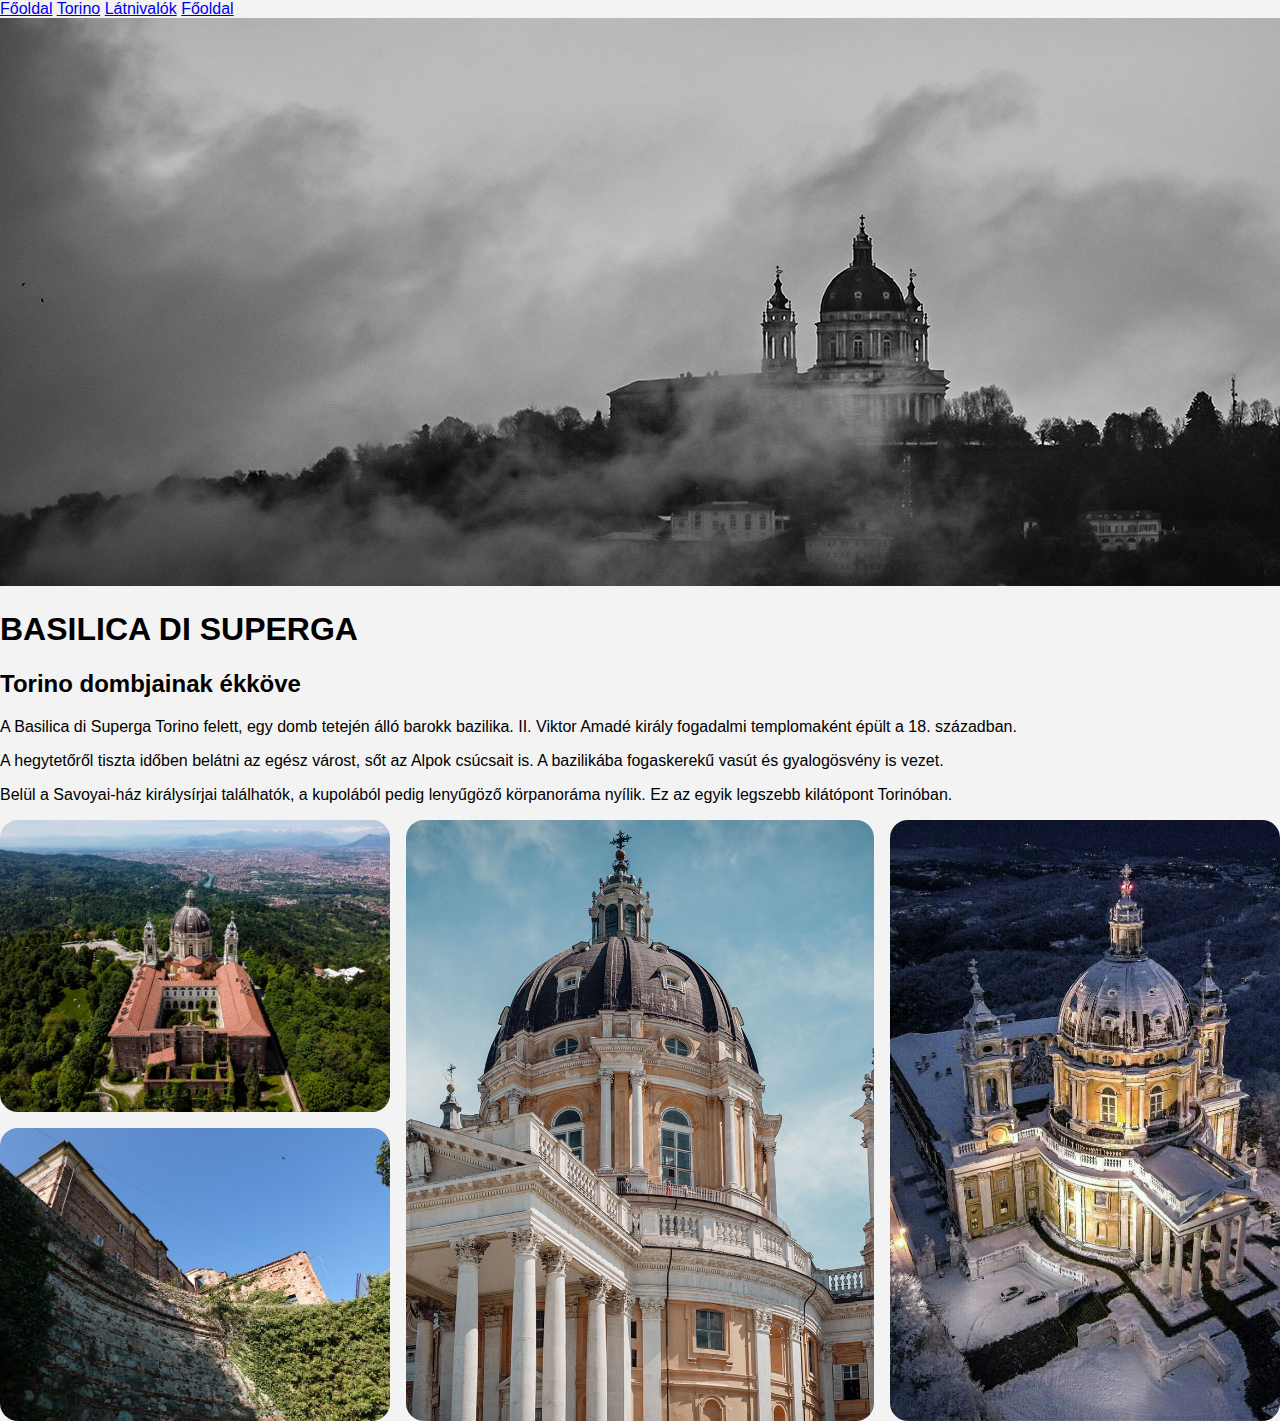
<file: Gergo_Levi_bendi/index.html>
<!DOCTYPE html>
<html lang="hu">
<head>
    <meta charset="UTF-8">
    <meta name="viewport" content="width=device-width, initial-scale=1.0">
    <title>Basilica di Superga</title>
    <link rel="stylesheet" href="style.css">
    <link rel="shortcut icon" href="../Aron/kepek/Italy.png" type="image/x-icon">
    <link rel="stylesheet" href="https://fonts.googleapis.com/css2?family=Montserrat:wght@100;200;300;400;500;600;700;800;900&display=swap">
    <link rel="stylesheet" href="https://fonts.googleapis.com/css2?family=Outfit:wght@100..900&display=swap">
</head>

<body>

<main>

    <nav>
        <a href="#" class="navig">Főoldal</a>
        <a href="../index.html" class="navig">Torino</a>
        <a href="../Aron/latnivalok.html" class="navig">Látnivalók</a>
         <a href="../Gergo_Levi_bendi/fooldal.html">Főoldal</a>
    </nav>

    <header>
        <img src="basilica-di-superga-la-basilica_1744926252_95.jpg" alt="Basilica di Superga">
        <h1>BASILICA DI SUPERGA</h1>
    </header>

    <section id="yipyap1">
        <h2>Torino dombjainak ékköve</h2>
        <p>
            A Basilica di Superga Torino felett, egy domb tetején álló barokk bazilika.
            II. Viktor Amadé király fogadalmi templomaként épült a 18. században.
        </p>
        <p>
            A hegytetőről tiszta időben belátni az egész várost, sőt az Alpok csúcsait is.
            A bazilikába fogaskerekű vasút és gyalogösvény is vezet.
        </p>
        <p>
            Belül a Savoyai-ház királysírjai találhatók, a kupolából pedig lenyűgöző
            körpanoráma nyílik. Ez az egyik legszebb kilátópont Torinóban.
        </p>
    </section>


    <section id="kepek" class="galeria">
        <img src="1700051961610_5B.VEDUTA RETRO SUPERGA.rid.webp" class="kep kep1">
        <img src="49279114021_439cfa3f2e_b.jpg" class="kep kep2">
        <img src="basilica-di-superga_1742548223_43.jpg1111.jpg" class="kep kep3">
        <img src="zlhnq0o1hw201.jpg" class="kep kep4">
    </section>

</main>

</body>
</html>
</file>
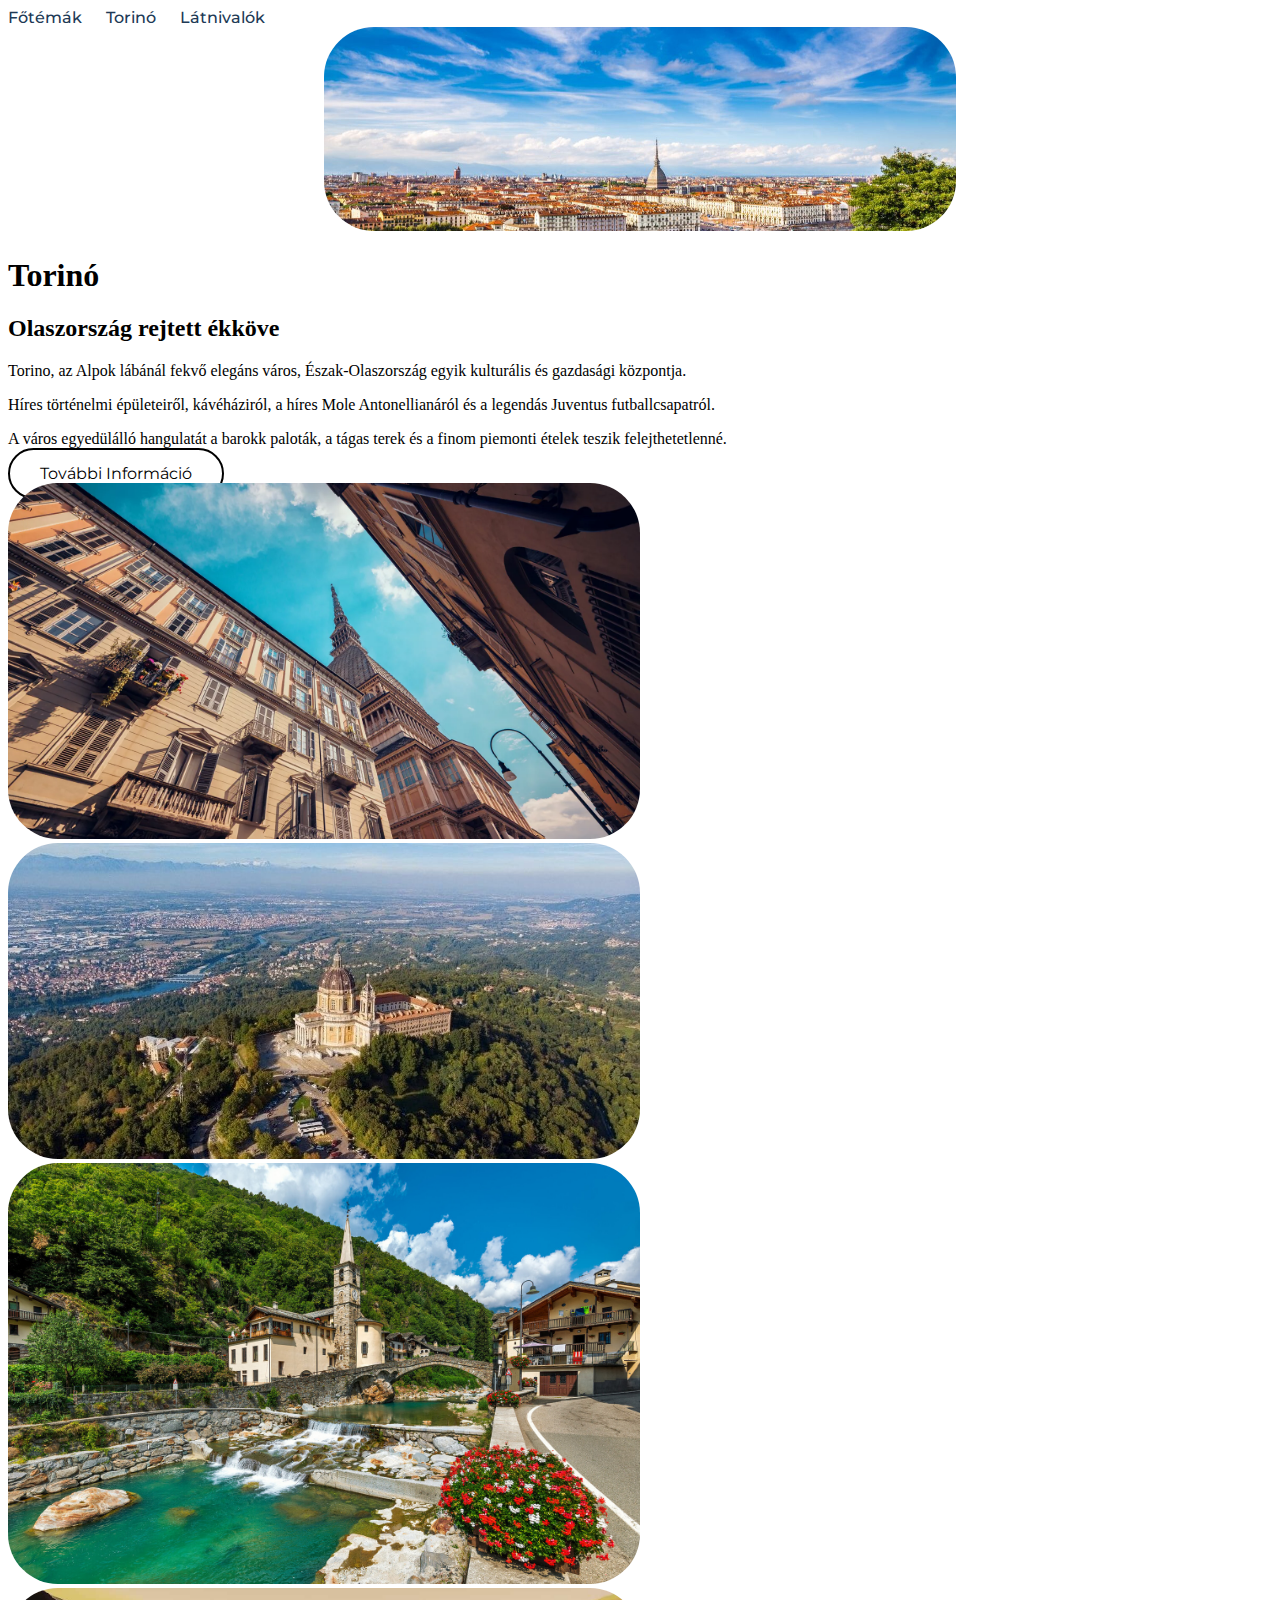
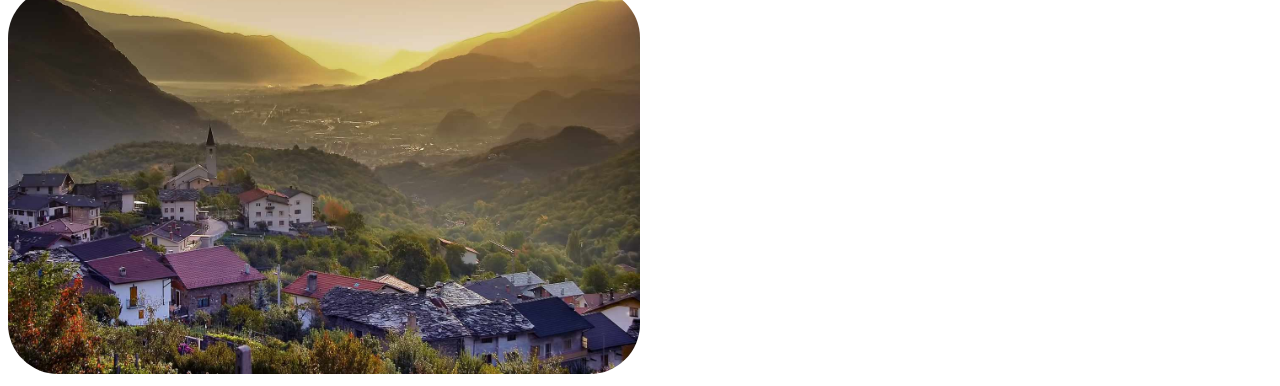
<file: pataky/index.html>
<!DOCTYPE html>
<html lang="hu">
<head>
    <meta charset="UTF-8">
    <meta name="viewport" content="width=device-width, initial-scale=1.0">
    <title>Főoldal - Torino</title>
    <link rel="stylesheet" href="main.css">
    <link rel="stylesheet" href="https://fonts.googleapis.com/css2?family=Montserrat:wght@100;200;300;400;500;600;700;800;900&display=swap">
    <link rel="stylesheet" href="https://fonts.googleapis.com/css2?family=Outfit:wght@100..900&display=swap">
</head>
<body>

    <main>

        <nav>
            <a class="navig" href="">Főtémák</a>
            <a class="navig" href="">Torinó</a>
            <a class="navig" href="">Látnivalók</a>
        </nav>

        <header>
            <div class="kep">
                <img src="test2.jpg" alt="torinokep">
            </div>
            <h1>Torinó</h1>
        </header>


        <div id="yipyap1">
            <h2>Olaszország rejtett ékköve</h2>
            <p>Torino, az Alpok lábánál fekvő elegáns város, Észak-Olaszország egyik kulturális és gazdasági központja.</p>
            <p>Híres történelmi épületeiről, kávéháziról, a híres Mole Antonellianáról és a legendás Juventus futballcsapatról.</p>
            <p>A város egyedülálló hangulatát a barokk paloták, a tágas terek és a finom piemonti ételek teszik felejthetetlenné.</p>
        </div>


        <aside>
            <a id="info" href="">További Információ</a>
        </aside>


        <div id="kepek">
            <img src="1.webp" alt="Torino kep">
            <img src="2.jpg" alt="Torino kep">
            <img src="3.jpeg" alt="Torino kep">
            <img src="4.jpg" alt="Torino kep">
        </div>
    </main>

</body>
</html>
</file>
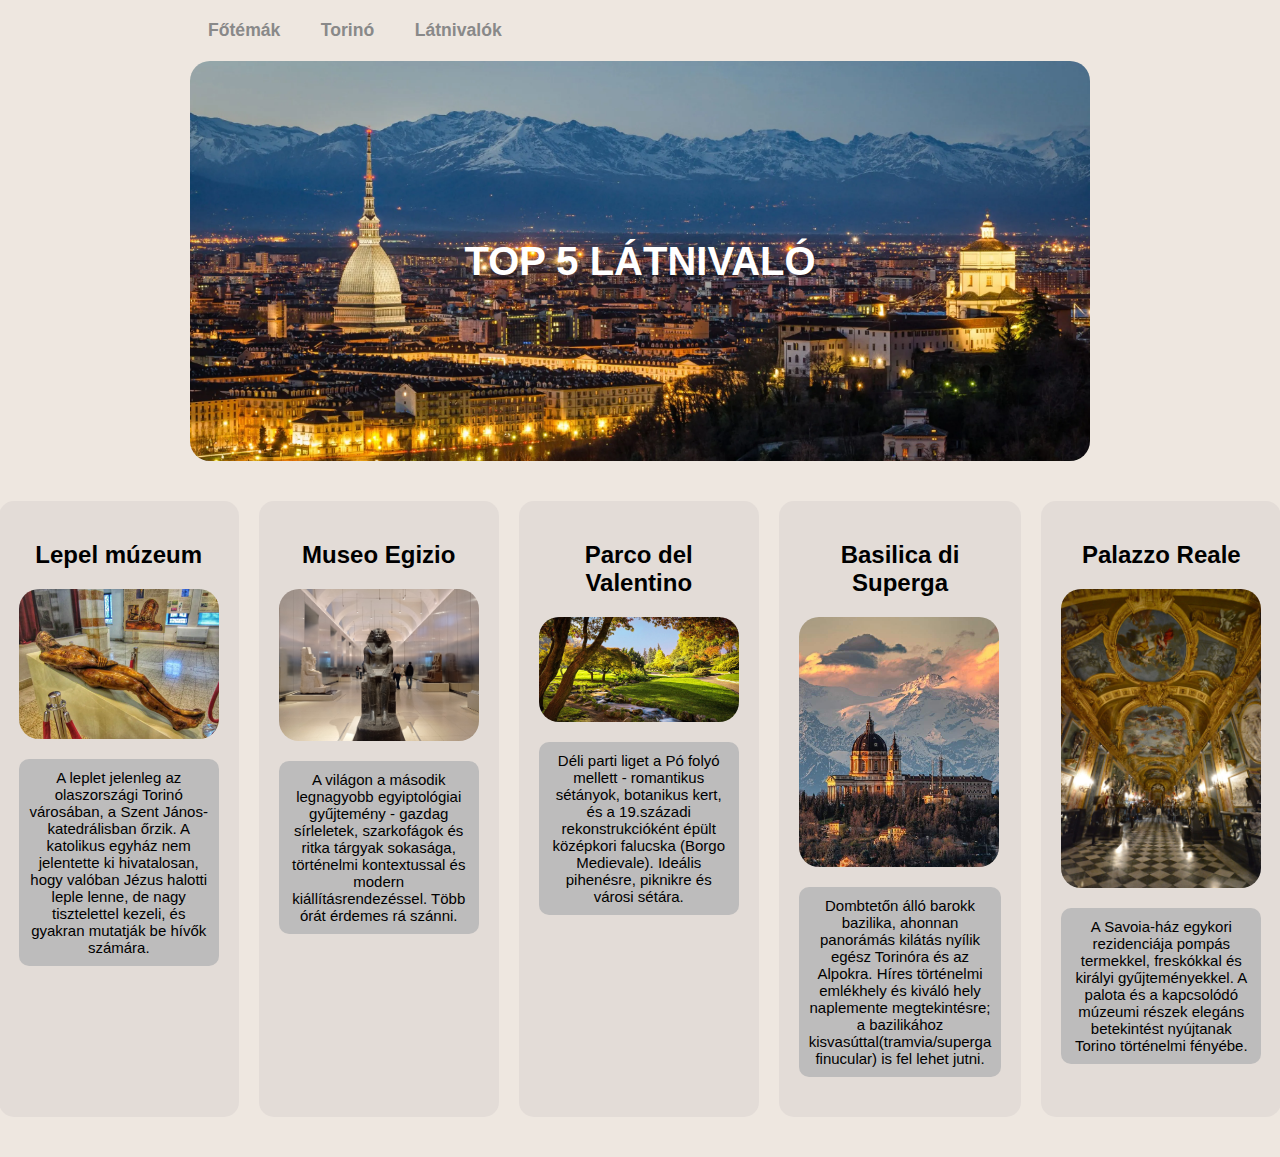
<file: Aron/latnivalok.html>
<!DOCTYPE html>
<html lang="hu">
<head>
    <meta charset="UTF-8">
    <meta name="description" content="torinoi kirándulás, utazás">
    <meta name="keywords" content="torinoi kirándulás, utazás, élmények">
    <meta name="author" content="ennek az oldalnak: Papp Áron">
    <meta name="viewport" content="width=device-width, initial-scale=1.0">
    <link rel="stylesheet" href="latnivalok.css">
    <link rel="shortcut icon" href="kepek/Italy.png" type="image/x-icon">
    <title>Látnivalók - Torino</title>
</head>
<body>
    
        <nav>
            <a href="">Főtémák</a>
            <a href="index.hmtl">Torinó</a>
            <a href="latnivalok.html">Látnivalók</a>
        </nav>
    <header class="kep-kontener">
        <h1 class="kep-felirat">TOP 5 LÁTNIVALÓ</h1>
    </header>
    <article>
        <section>
            <h2>Lepel múzeum</h2>
            <a href="lepel.html">
                <img src="kepek/Shroud.webp" alt="Valami nem jó:/">
            </a>
            
                <p>
                    A leplet jelenleg az olaszországi Torinó városában, a Szent János-katedrálisban őrzik.
                    A katolikus egyház nem jelentette ki hivatalosan, hogy valóban Jézus halotti leple lenne, de nagy tisztelettel kezeli, és gyakran mutatják be hívők számára.
                </p>

        </section>

        <section>
            <h2>Museo Egizio</h2>
            <a href="">
                <img src="kepek/Museo.jpg" alt="Valami nem jó:/">
            </a>
            <p>
                A világon a második legnagyobb egyiptológiai gyűjtemény - gazdag sírleletek, szarkofágok és ritka tárgyak sokasága, történelmi kontextussal és modern kiállításrendezéssel. Több órát érdemes rá szánni.
            </p>

        </section>

        <section>
            <h2>Parco del Valentino</h2>
            <a href="">
                <img src="kepek/Parco.jpg" alt="Valami nem jó:/">
            </a>
            <p>
                Déli parti liget a Pó folyó mellett - romantikus sétányok, botanikus kert, és a 19.századi rekonstrukcióként épült középkori falucska (Borgo Medievale). Ideális pihenésre, piknikre és városi sétára.
            </p>
        </section>

        <section>
            <h2>Basilica di Superga</h2>
            <a href="">
                <img src="kepek/Superga.jpg" alt="Valami nem jó:/">
            </a>
            <p>
                Dombtetőn álló barokk bazilika, ahonnan panorámás kilátás nyílik egész Torinóra és az Alpokra. Híres történelmi emlékhely és kiváló hely naplemente megtekintésre; a bazilikához kisvasúttal(tramvia/superga finucular) is fel lehet jutni.
            </p>
        </section>

        <section>
            <h2>Palazzo Reale</h2>
            <a href="">
                <img src="kepek/Palazzo.jpg" alt="Valami nem jó:/">
            </a>
            <p>
                A Savoia-ház egykori rezidenciája pompás termekkel, freskókkal és királyi gyűjteményekkel. A palota és a kapcsolódó múzeumi részek elegáns betekintést nyújtanak Torino történelmi fényébe.
            </p>
        </section>


    </article>
</body>
</html>
</file>
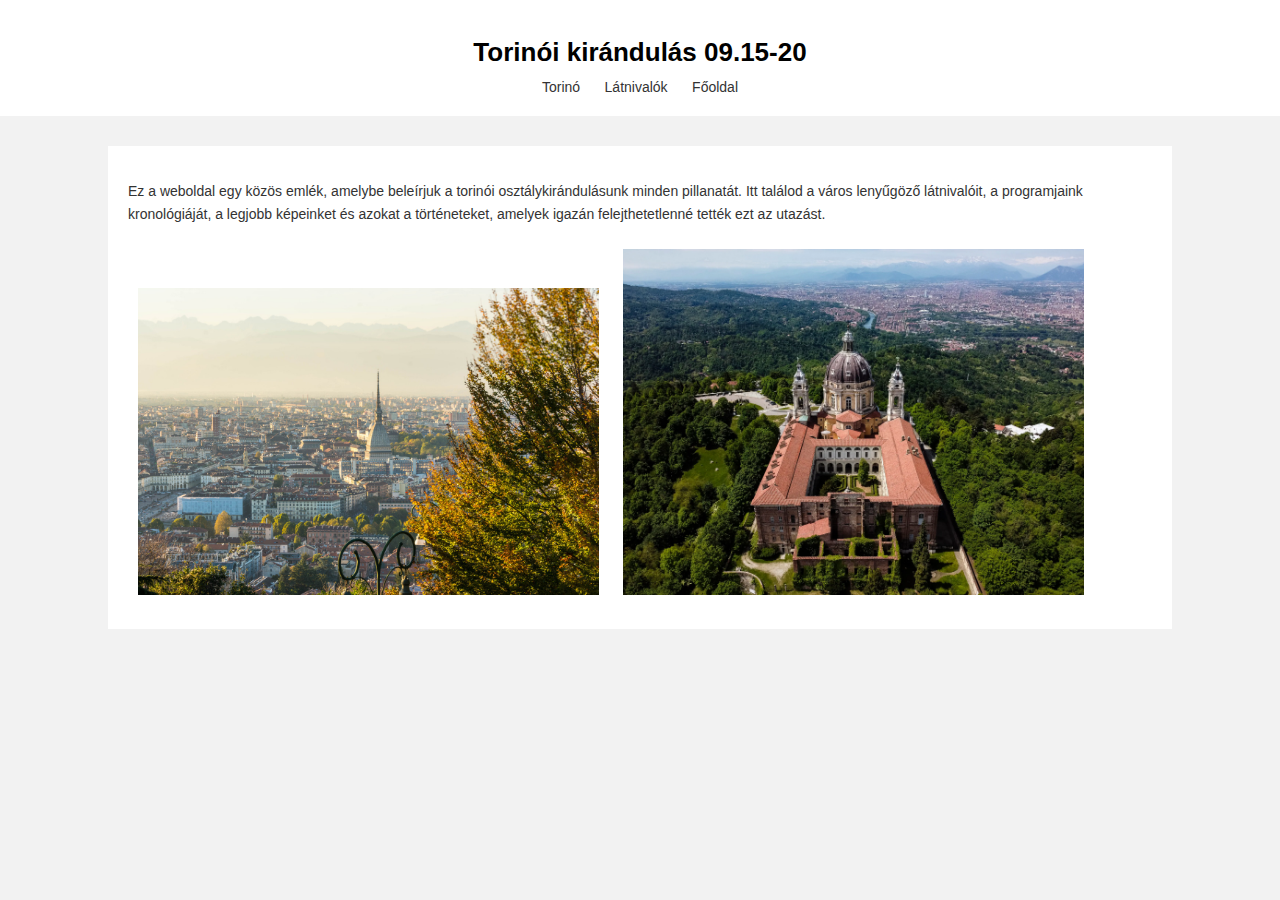
<file: Gergo_Levi_bendi/fooldal_uj.html>
<!DOCTYPE html>
<html lang="hu">
  <head>
    <meta charset="UTF-8" />
    <meta name="viewport" content="width=device-width, initial-scale=1.0" />
    <link rel="stylesheet" href="ujoldal.css" />
    <title>Főoldal</title>
  </head>
  <body>
    <header>
      <h1>Torinói kirándulás 09.15-20</h1>
      <nav>
        <a href="../index.html">Torinó</a>
        <a href="../Aron/latnivalok.html">Látnivalók</a>
        <a href="../Gergo_Levi_bendi/fooldal.html">Főoldal</a>
      </nav>
    </header>
    <article>
      <section>
        <p>
          Ez a weboldal egy közös emlék, amelybe beleírjuk a torinói
          osztálykirándulásunk minden pillanatát. Itt találod a város lenyűgöző
          látnivalóit, a programjaink kronológiáját, a legjobb képeinket és
          azokat a történeteket, amelyek igazán felejthetetlenné tették ezt az
          utazást.
        </p>
      </section>
      <img src="5290-Dove-dormire-a-Torino-5290-606e6f7cc46cc.jpeg" alt="kep" />
      <img
        src="1700051961610_5B.VEDUTA RETRO SUPERGA.rid.webp"
        alt="masik kep"
      />
    </article>
  </body>
</html>
</file>
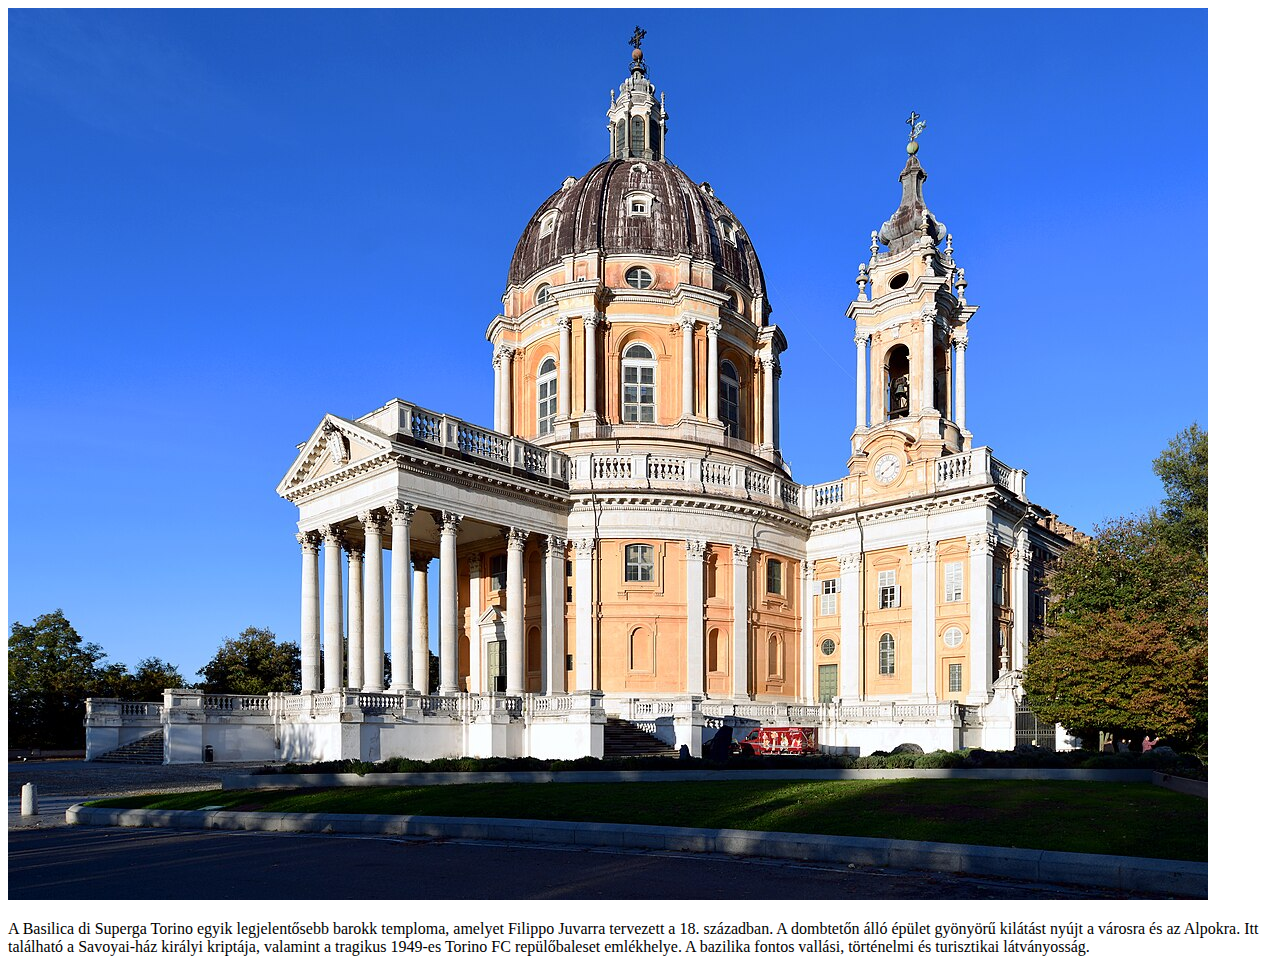
<file: Gergo_Levi_bendi/harmadik_oldal.html>
<!DOCTYPE html>
<html lang="hu">
<head>
    <meta charset="UTF-8">
    <meta name="viewport" content="width=device-width, initial-scale=1.0">
    <title>Basilica di Superga_</title>
</head>
<body>
    <img src="Basilica_di_Superga_(Turin).jpg" alt="Bazilika">
    <p>A Basilica di Superga Torino egyik legjelentősebb barokk temploma, amelyet Filippo Juvarra tervezett a 18. században. A dombtetőn álló épület gyönyörű kilátást nyújt a városra és az Alpokra. Itt található a Savoyai-ház királyi kriptája, valamint a tragikus 1949-es Torino FC repülőbaleset emlékhelye. A bazilika fontos vallási, történelmi és turisztikai látványosság.</p>
</body>
</html>
</file>
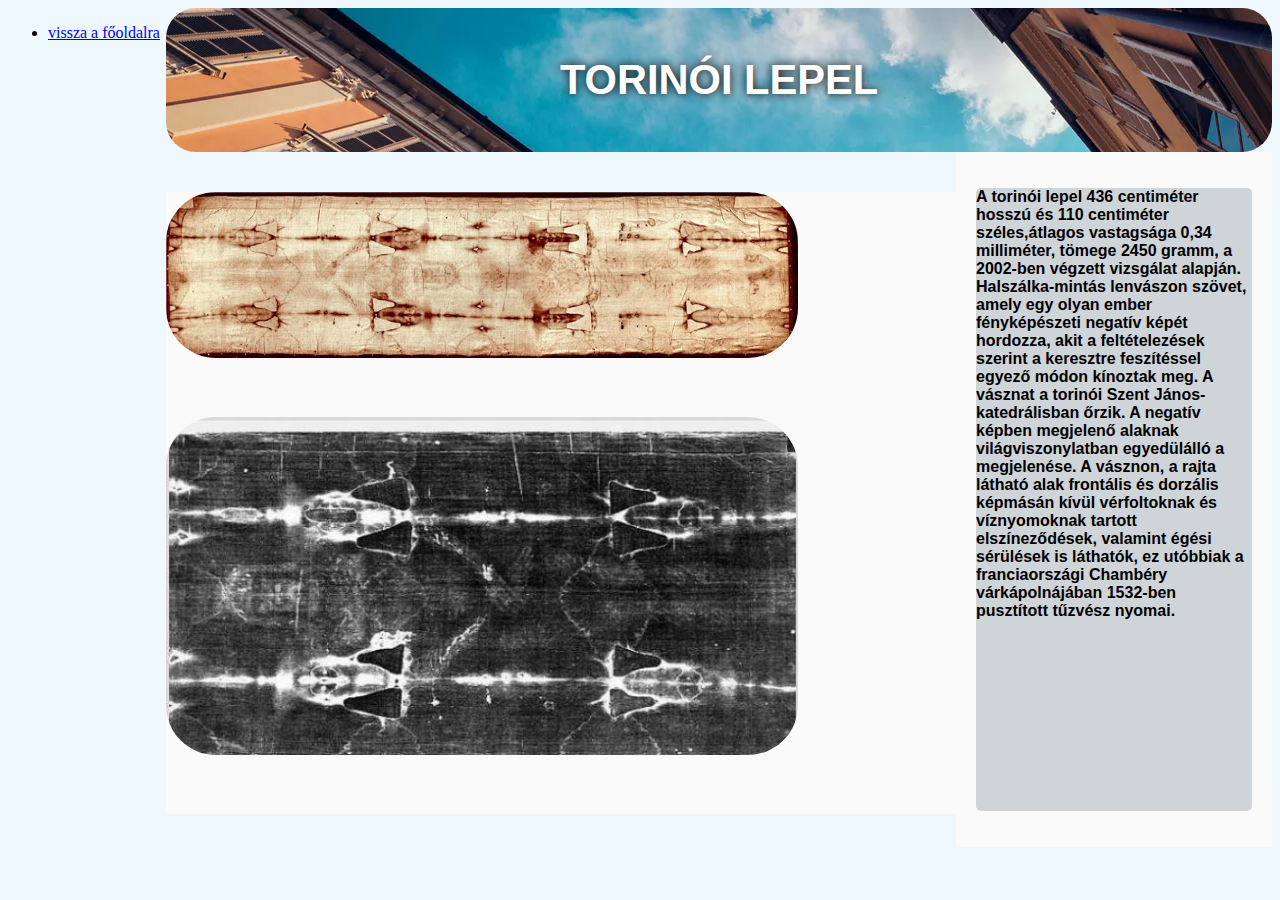
<file: Pilla/lepel.html>
<!DOCTYPE html>
<html lang="hu">
<head>
    <meta charset="UTF-8">
    <meta name="viewport" content="width=device-width, initial-scale=1.0">
    <link rel="stylesheet" href="lepel.css">
    <title>Rácz Brigitta</title>
</head>


<body>
    <nav>
        <ul>
            <li>
                <a href="lepel.html">vissza a főoldalra</a>
            </li>
        </ul>
         
    </nav>

    <header>
        <h1>TORINÓI LEPEL</h1>
    </header>

    <article>
        <p>A torinói lepel 436 centiméter hosszú és 110 centiméter széles,átlagos vastagsága 0,34 milliméter, tömege 2450 gramm, a 2002-ben végzett vizsgálat alapján. Halszálka-mintás lenvászon szövet, amely egy olyan ember fényképészeti negatív képét hordozza, akit a feltételezések szerint a keresztre feszítéssel egyező módon kínoztak meg. A vásznat a torinói Szent János-katedrálisban őrzik. A negatív képben megjelenő alaknak világviszonylatban egyedülálló a megjelenése. A vásznon, a rajta látható alak frontális és dorzális képmásán kívül vérfoltoknak és víznyomoknak tartott elszíneződések, valamint égési sérülések is láthatók, ez utóbbiak a franciaországi Chambéry várkápolnájában 1532-ben pusztított tűzvész nyomai.
        </p>
    </article>

    <aside>
         <img src="pilla kepek/felso kep.jpg" alt="nincs fogkrém">
         <img src="pilla kepek/also kep.jpg" alt="nincs fogkrém">
    </aside>
</body>
</file>
<file: Gergo_Levi_bendi/style.css>
* {
    box-sizing: border-box;
}

body {
    margin: 0;
    font-family: Arial, Helvetica, sans-serif;
    background-color: #f3f3f3;
}

.oldal {
    max-width: 1100px;
    margin: 20px auto;
    padding: 20px 24px 40px;
    background-color: #ffffff;
    border-radius: 32px;
}

/* NAV – három kis gomb */
.nav {
    display: grid;                  /* csak grid */
    grid-auto-flow: column;
    column-gap: 8px;
    justify-content: start;
    margin-bottom: 16px;
}

.nav a {
    text-decoration: none;
    font-size: 14px;
    color: #222222;
    padding: 6px 14px;
    border-radius: 999px;
    border: 1px solid #dddddd;
    background-color: #ffffff;
}

/* HERO – háttérkép + felirat */
.hero {
    height: 230px;
    border-radius: 32px;
    background-image: url("basilica-di-superga-la-basilica_1744926252_95.jpg");  
    background-size: cover;
    background-position: center;
    display: grid;                  
    align-items: center;
    justify-items: center;
    margin-bottom: 24px;
}

.hero h1 {
    color: #ffffff;
    font-size: 32px;
    letter-spacing: 2px;
    text-transform: uppercase;
    text-shadow: 0 2px 8px rgba(0, 0, 0, 0.7);
    margin: 0;
}
.tartalom {
    display: grid;                 
    grid-template-columns: 2fr 1fr;
    column-gap: 40px;
    margin-bottom: 18px;
}

.szoveg h2 {
    margin-top: 0;
    font-size: 22px;
}

.szoveg p {
    font-size: 15px;
    line-height: 1.5;
}

.gombdoboz {
    display: grid;              
    align-items: start;
    justify-items: center;
}

.gomb {
    display: inline-block;
    padding: 12px 28px;
    border-radius: 999px;
    border: 1px solid #000000;
    text-decoration: none;
    color: #000000;
    font-size: 14px;
    background-color: #ffffff;
}


.galeria {
    display: grid;         
    grid-template-columns: 1fr 1.2fr 1fr;
    grid-template-rows: 1fr 1fr;
    gap: 16px;
}

.kep {
    width: 100%;
    height: 100%;
    object-fit: cover;
    border-radius: 18px;
}

.kep1 {
    grid-column: 1 / 2;
    grid-row: 1 / 2;
}

.kep2 {
    grid-column: 1 / 2;
    grid-row: 2 / 3;
}

.kep3 {
    grid-column: 2 / 3;
    grid-row: 1 / 3;
}

.kep4 {
    grid-column: 3 / 4;
    grid-row: 1 / 3;
}

@media (max-width: 800px) {
    .tartalom {
        grid-template-columns: 1fr;
        row-gap: 20px;
    }

    .galeria {
        grid-template-columns: 1fr 1fr;
        grid-template-rows: auto auto auto;
    }

    .kep1,
    .kep2,
    .kep3,
    .kep4 {
        grid-column: auto;
        grid-row: auto;
    }
}
</file>
<file: pataky/main.css>
.navig {
    text-decoration: none;
    color: rgb(32, 57, 85);
    font-family: 'Montserrat', sans-serif;
    font-weight: 500;
    padding-right: 20px;

}

img {   
    width: 50%;
    border-radius: 50px;
}

.kep {
    text-align: center;
    
}

#info {
    font-family: 'Montserrat', sans-serif;
    font-weight: 400;
    color: black;
    text-decoration: none;
    border: 2px solid black;
    padding: 14px;
    border-radius: 30px;
    padding-right: 30px;
    padding-left: 30px;
    

}
</file>
<file: Aron/latnivalok.css>
*{
    box-sizing: border-box;
}

body {
    font-family: 'Outfit', sans-serif;
    text-align: center;
    width: 100%;
    max-width: 900px;
    margin: auto;
    background-color: rgb(238, 231, 224);
}



.kep-kontener {

    background-image: url('kepek/Torino1.webp');
    border-radius: 20px;
    background-size: cover;
    background-position: center;
    background-repeat: no-repeat;
    height: 400px; 
    width: 100%;
    display: grid; 
    place-items: center;
}

 header h1{ 
    color: white;
    text-transform: uppercase;
    padding: 20px;
    font-size: 2.5em;
}
section{
    margin: 20px 0;
    padding: 20px;
    background-color: #e3dcd7;
    border-radius: 15px;
}
section p{
    font-weight: 200;
    font-size: 15px;
    padding: 10px;
    margin: 20px 0;
    border-radius: 10px;
    background-color: #bdbcbc;
}

section img{
    border-radius: 20px;
    max-width: 200px; 
    height: auto;    
    display: block;
    transition: transform 0.3s ease;
}

section img:hover{
    border-radius: 20px;
    max-width: 200px; 
    height: auto;    
    display: block;
    transform: scale(1.05);
}

a{
    text-decoration: none;
    color: black;
}

nav{
    text-align: justify;
    margin: 20px 0;
}

nav a {
    color: rgb(137, 137, 137);
    font-weight: bold;
    text-decoration: none;
    font-size: 1.1em;
    padding: 8px 18px;
    border-radius: 25px;
    transition: all 0.3s ease;

}

nav a:hover{
    background: white;
    color: black;
    transform: translateY(-3px);

}

article{
    display: grid; 
    grid-template-columns: repeat(5, 1fr);
    margin: 0 auto ;
    justify-content: center;
    gap: 20px; 
    padding: 20px 0;
    max-width: 1300px; 
    left: 0;
}
</file>
<file: Gergo_Levi_bendi/ujoldal.css>
body {
  font-family: Arial, sans-serif;
  margin: 0;
  padding: 0;
  background-color: #f2f2f2;
}

header {
  background-color: #ffffff;
  padding: 20px;
  text-align: center;
}

h1 {
  margin-bottom: 10px;
  font-size: 26px;
}

nav a {
  margin: 0 10px;
  text-decoration: none;
  color: #333;
  font-size: 14px;
}

nav a:hover {
  text-decoration: underline;
}

article {
  width: 80%;
  margin: 30px auto;
  background-color: #ffffff;
  padding: 20px;
}

section p {
  font-size: 14px;
  line-height: 1.6;
  color: #333;
}

img {
  width: 45%;
  margin: 10px;
}
</file>
<file: Pilla/lepel.css>
*{
    box-sizing: border-box;
    justify-content: center;
}

body{
    display: grid;
    grid-template-columns: 1fr 5fr 2fr;
    grid-template-areas: 
    "n h h"
    "n as ar"
    "n as ar";
    background-color: aliceblue;
}

nav {
    grid-area: n;
}


header{
    display: grid;
    grid-area: h;
    text-align: center;
    padding: 20px;
    border-radius: 30px;
    font-size: 130%;
    background-image: url('pilla\ kepek/header kep 3');
}

header h1{
    color:white;
    font-weight: bold;
    font-family: Arial, Helvetica, sans-serif;
    text-shadow: 0 0 10px black;
}

article{
    margin-bottom: 50%;
    display: grid;
    grid-area: ar;
    background:#fafafa;
    padding: 20px;
    width: 100%;
    height: 105%;
    box-sizing: border-box;
}

article p{
    border-radius: 5px;
    color:black;
    font-weight: bold;
    border:30px rgb(206, 212, 216);
    background: rgb(206, 212, 216);
    font-family: Arial, Helvetica, sans-serif;
}


aside{
    margin-top: 40px;
    display: grid;
    grid-area: as;
    background: #fafafa;
}

aside img{
    width:80%;
    border-radius: 50px;
}

@media (max-width: 700px) {
    body {
        grid-template-columns: 1fr;
        grid-template-areas:
            "h"
            "n"
            "as"
            "ar";
    }
}
</file>
